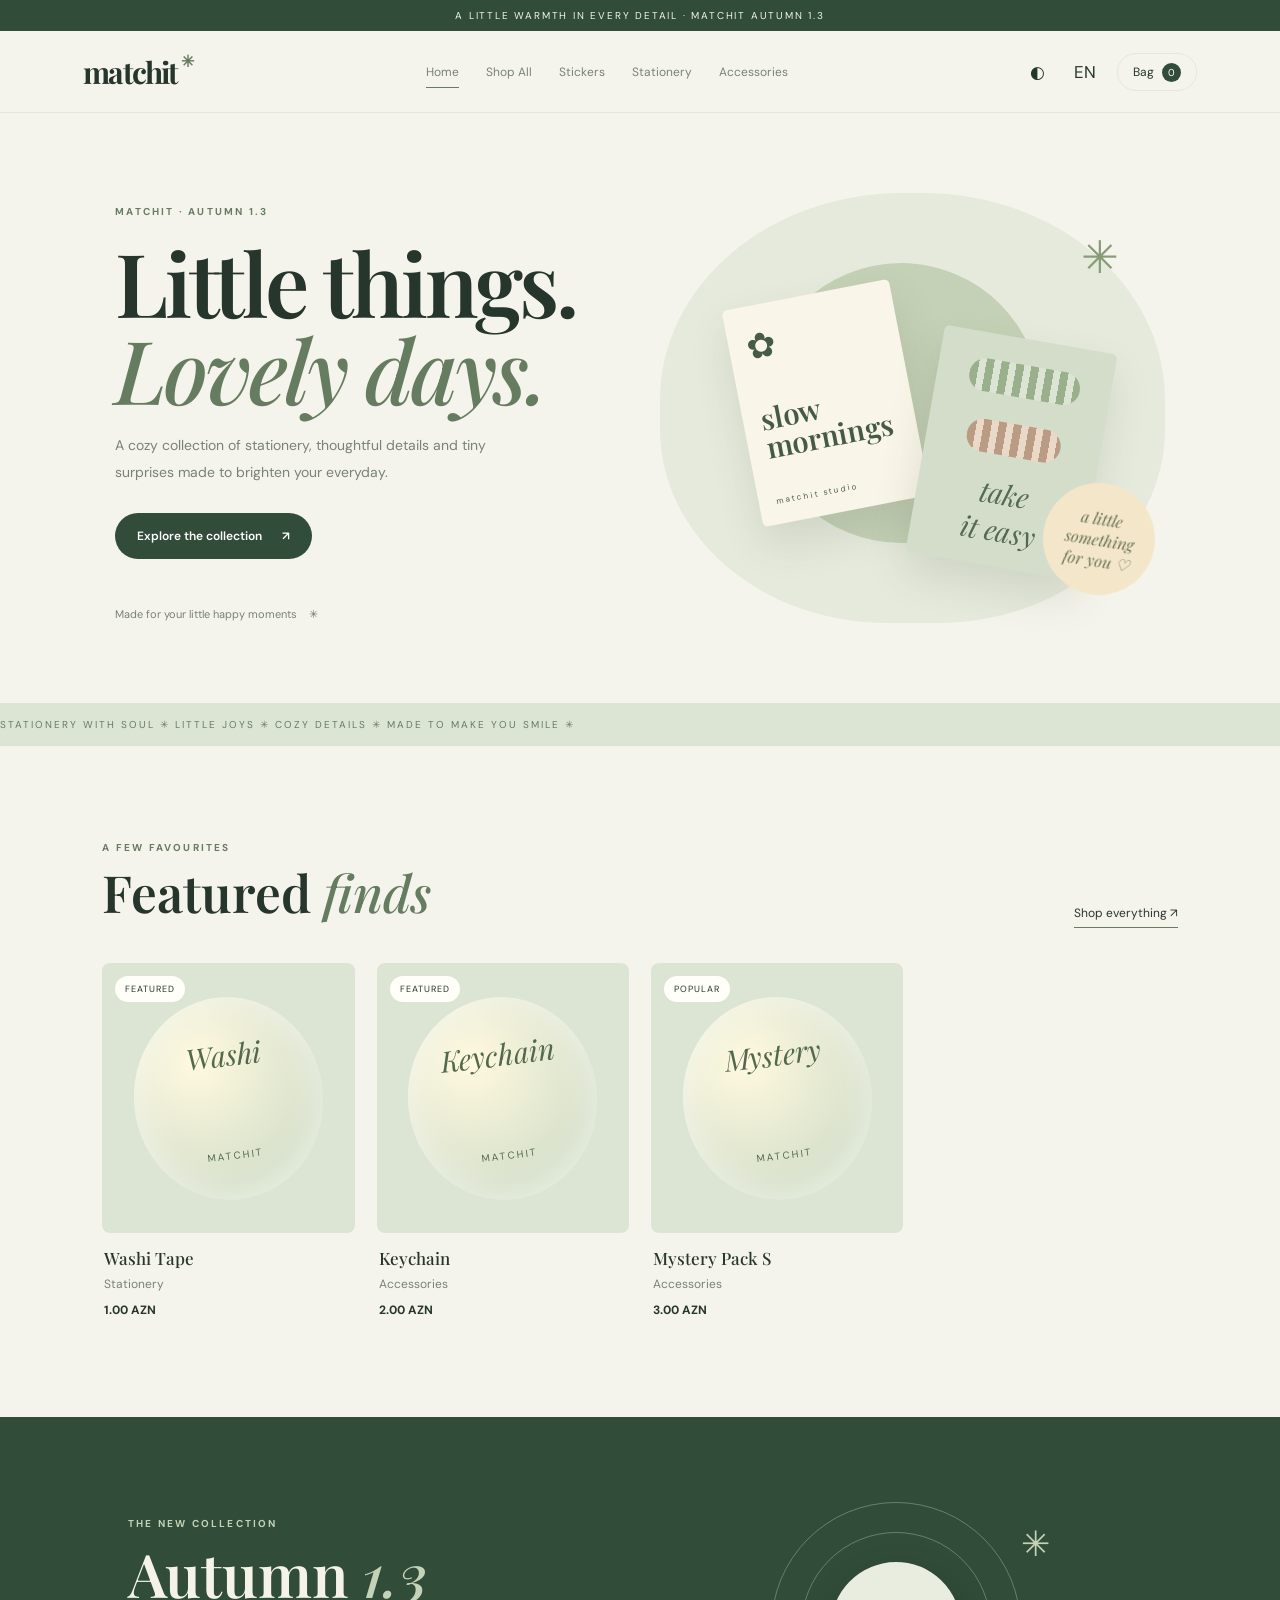
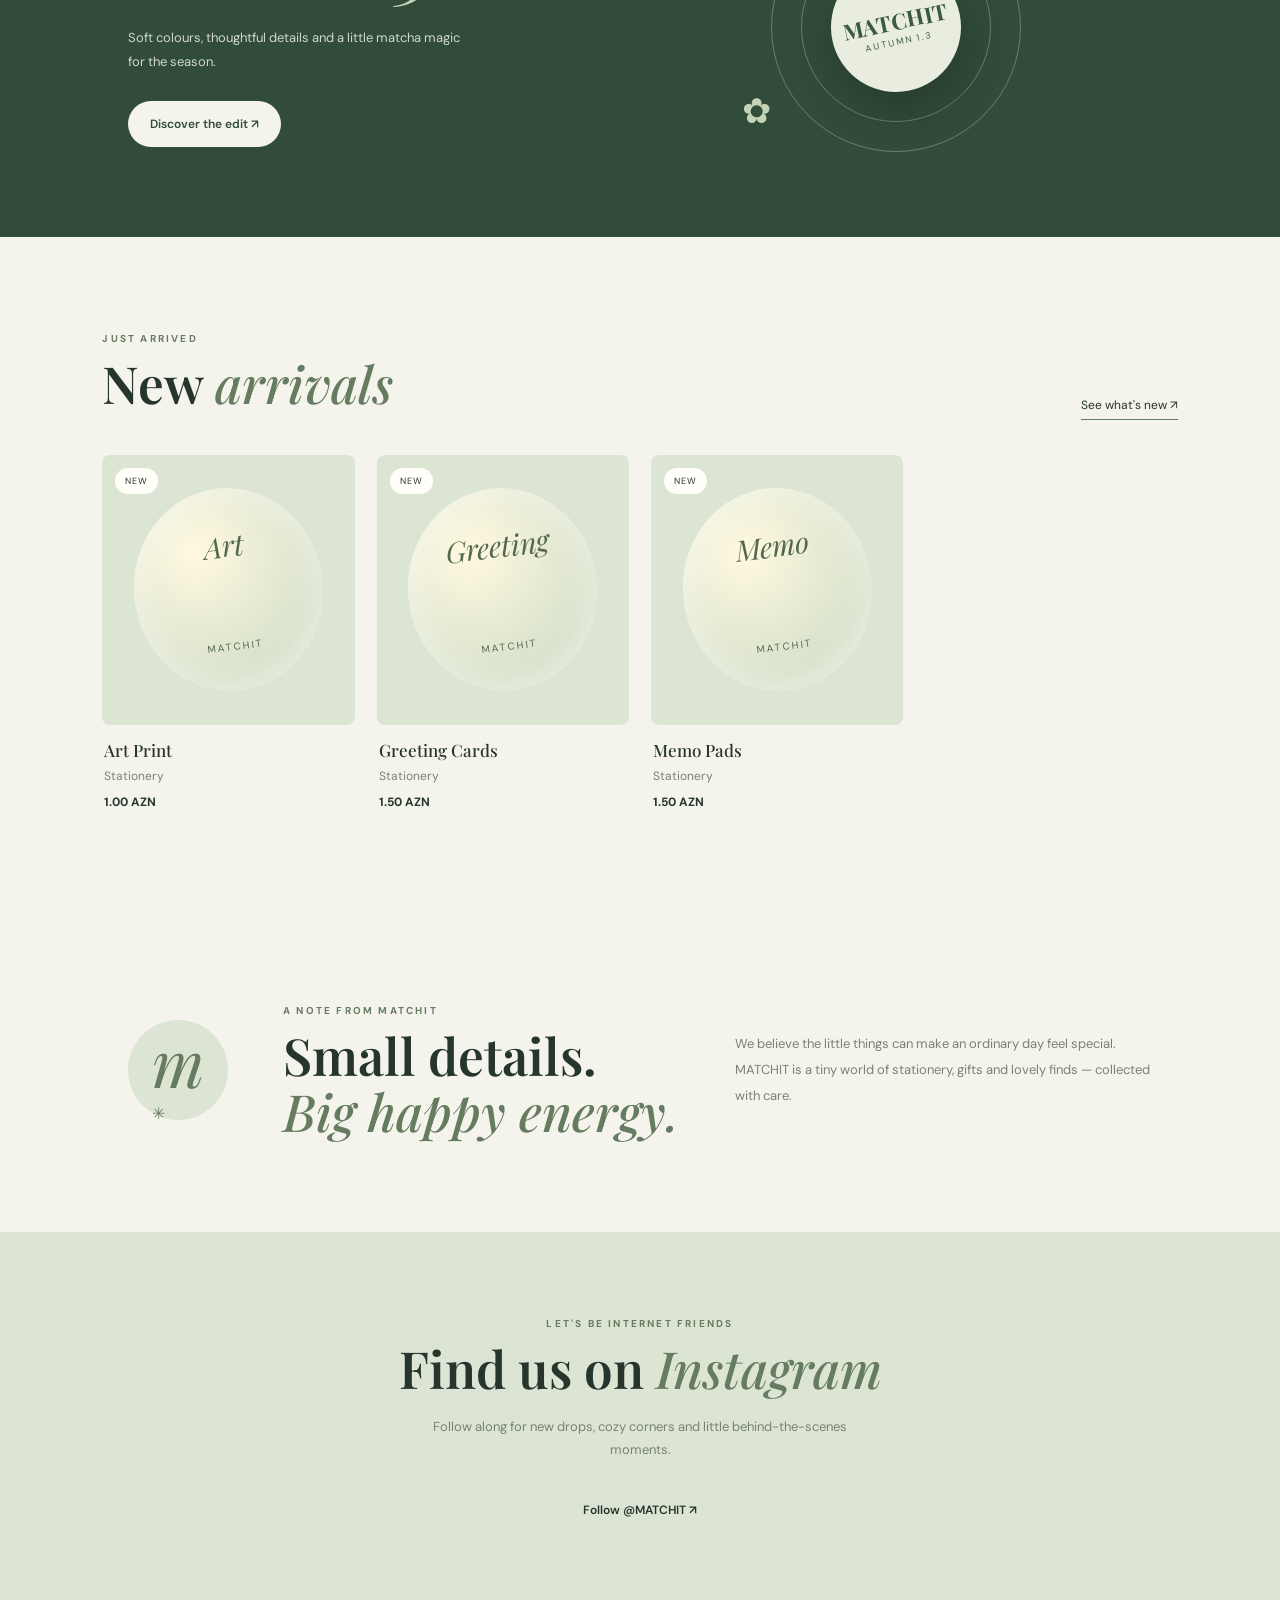
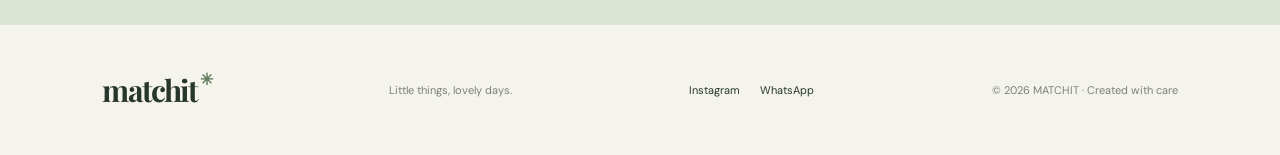
<file: index.html>
<!doctype html>
<html lang="en">
<head>
<meta charset="utf-8"><meta name="viewport" content="width=device-width,initial-scale=1">
<meta name="theme-color" content="#e9eddf"><title>MATCHIT — little things, lovely days</title>
<link rel="stylesheet" href="assets/css/style.css">
</head>
<body>
<div class="announcement">A little warmth in every detail · MATCHIT AUTUMN 1.3</div>
<header class="site-header">
  <a class="brand" href="index.html">matchit<span>✳</span></a>
  <nav><a class="active" href="index.html" data-i18n="home">Home</a><a href="shop.html" data-i18n="shop">Shop All</a><a href="category.html?cat=Stickers">Stickers</a><a href="category.html?cat=Stationery">Stationery</a><a href="category.html?cat=Accessories">Accessories</a></nav>
  <div class="header-actions"><button class="icon-btn" id="themeToggle" aria-label="Toggle theme">◐</button><button class="icon-btn" id="langToggle">EN</button><a class="cart-link" href="cart.html">Bag <span id="cartCount">0</span></a><button class="menu-btn" id="menuBtn">☰</button></div>
</header>
<main>
<section class="hero">
 <div class="hero-copy reveal"><p class="eyebrow">MATCHIT · AUTUMN 1.3</p><h1>Little things.<br><em>Lovely days.</em></h1><p class="hero-text">A cozy collection of stationery, thoughtful details and tiny surprises made to brighten your everyday.</p><a class="btn btn-dark" href="shop.html">Explore the collection <span>↗</span></a><div class="hero-note">Made for your little happy moments <span>✳</span></div></div>
 <div class="hero-art reveal"><div class="sun"></div><div class="art-card card-one"><span>✿</span><b>slow<br>mornings</b><small>matchit studio</small></div><div class="art-card card-two"><div class="tape"></div><div class="tape t2"></div><div class="scribble">take<br>it easy</div></div><div class="art-sticker">a little<br>something<br>for you ♡</div><div class="floating-leaf">✳</div></div>
</section>
<section class="ticker"><div>STATIONERY WITH SOUL ✳ LITTLE JOYS ✳ COZY DETAILS ✳ MADE TO MAKE YOU SMILE ✳ &nbsp;</div></section>
<section class="section"><div class="section-head"><div><p class="eyebrow">A FEW FAVOURITES</p><h2>Featured <em>finds</em></h2></div><a class="text-link" href="shop.html">Shop everything ↗</a></div><div class="product-grid" id="featuredGrid"></div></section>
<section class="collection-band"><div class="collection-copy"><p class="eyebrow">THE NEW COLLECTION</p><h2>Autumn <em>1.3</em></h2><p>Soft colours, thoughtful details and a little matcha magic for the season.</p><a class="btn btn-light" href="shop.html">Discover the edit ↗</a></div><div class="collection-graphic"><div class="orbit o1"></div><div class="orbit o2"></div><div class="collection-stamp">MATCHIT<br><small>AUTUMN 1.3</small></div><span class="star s1">✳</span><span class="star s2">✿</span></div></section>
<section class="section"><div class="section-head"><div><p class="eyebrow">JUST ARRIVED</p><h2>New <em>arrivals</em></h2></div><a class="text-link" href="shop.html">See what's new ↗</a></div><div class="product-grid" id="newGrid"></div></section>
<section class="about-strip"><div class="about-mark">m<span>✳</span></div><div><p class="eyebrow">A NOTE FROM MATCHIT</p><h2>Small details.<br><em>Big happy energy.</em></h2></div><p>We believe the little things can make an ordinary day feel special. MATCHIT is a tiny world of stationery, gifts and lovely finds — collected with care.</p></section>
<section class="instagram"><p class="eyebrow">LET'S BE INTERNET FRIENDS</p><h2>Find us on <em>Instagram</em></h2><p>Follow along for new drops, cozy corners and little behind-the-scenes moments.</p><a class="btn btn-outline" id="instagramLink" href="#" target="_blank" rel="noopener">Follow @MATCHIT ↗</a></section>
</main>
<footer class="footer"><a class="brand" href="index.html">matchit<span>✳</span></a><p>Little things, lovely days.</p><div><a id="footerInstagram" href="#" target="_blank">Instagram</a><a id="footerWhatsapp" href="#" target="_blank">WhatsApp</a></div><small>© <span id="year"></span> MATCHIT · Created with care</small></footer>
<script src="assets/js/app.js"></script>
</body></html>
</file>
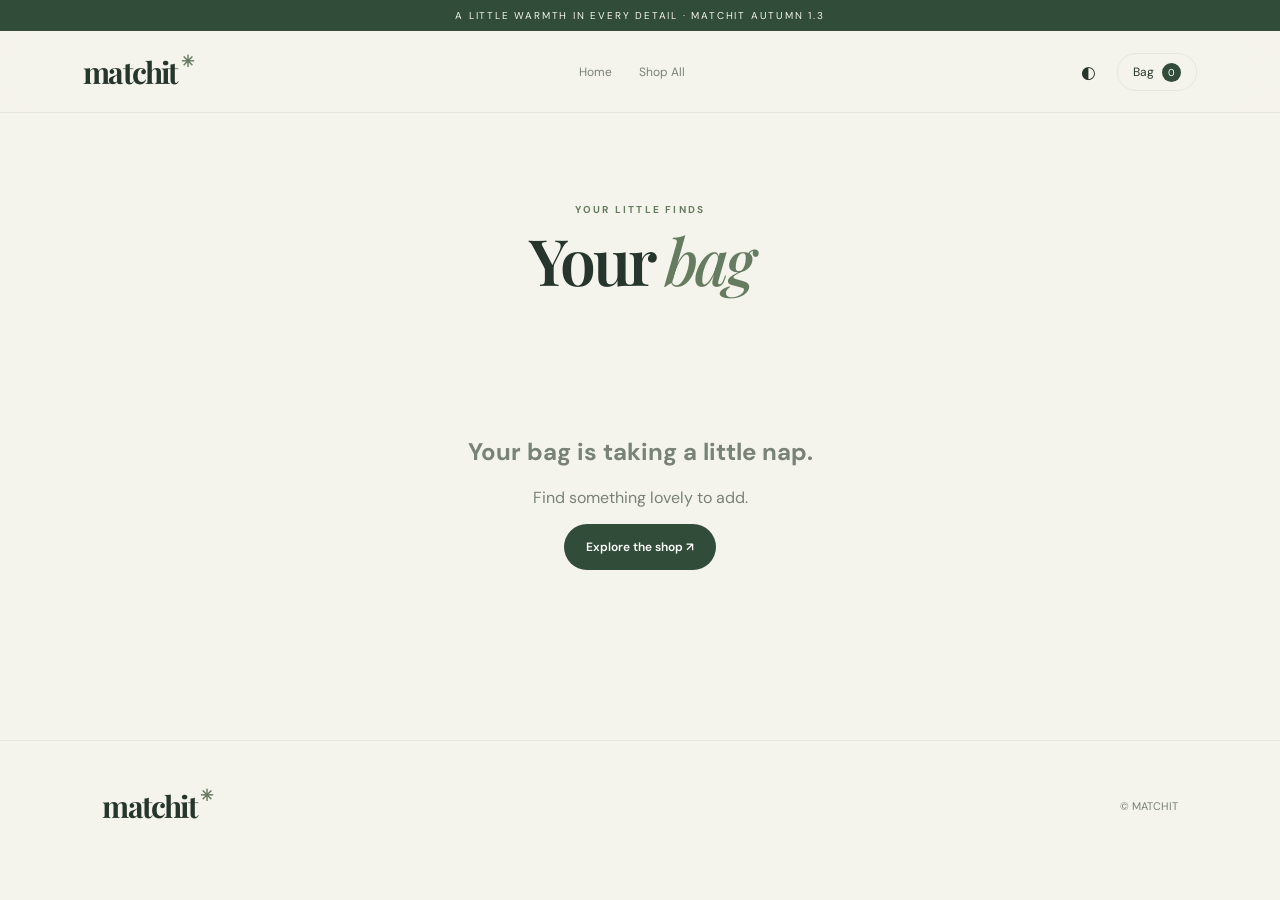
<file: cart.html>
<!doctype html><html lang="en"><head><meta charset="utf-8"><meta name="viewport" content="width=device-width,initial-scale=1"><title>Your Bag — MATCHIT</title><link rel="stylesheet" href="assets/css/style.css"></head><body><div class="announcement">A little warmth in every detail · MATCHIT AUTUMN 1.3</div><header class="site-header"><a class="brand" href="index.html">matchit<span>✳</span></a><nav><a href="index.html">Home</a><a href="shop.html">Shop All</a></nav><div class="header-actions"><button class="icon-btn" id="themeToggle">◐</button><a class="cart-link active" href="cart.html">Bag <span id="cartCount">0</span></a></div></header><main class="page-wrap narrow"><div class="page-title"><p class="eyebrow">YOUR LITTLE FINDS</p><h1>Your <em>bag</em></h1></div><div id="cartContent"></div></main><footer class="footer"><a class="brand" href="index.html">matchit<span>✳</span></a><small>© MATCHIT</small></footer><script src="assets/js/app.js"></script></body></html>
</file>
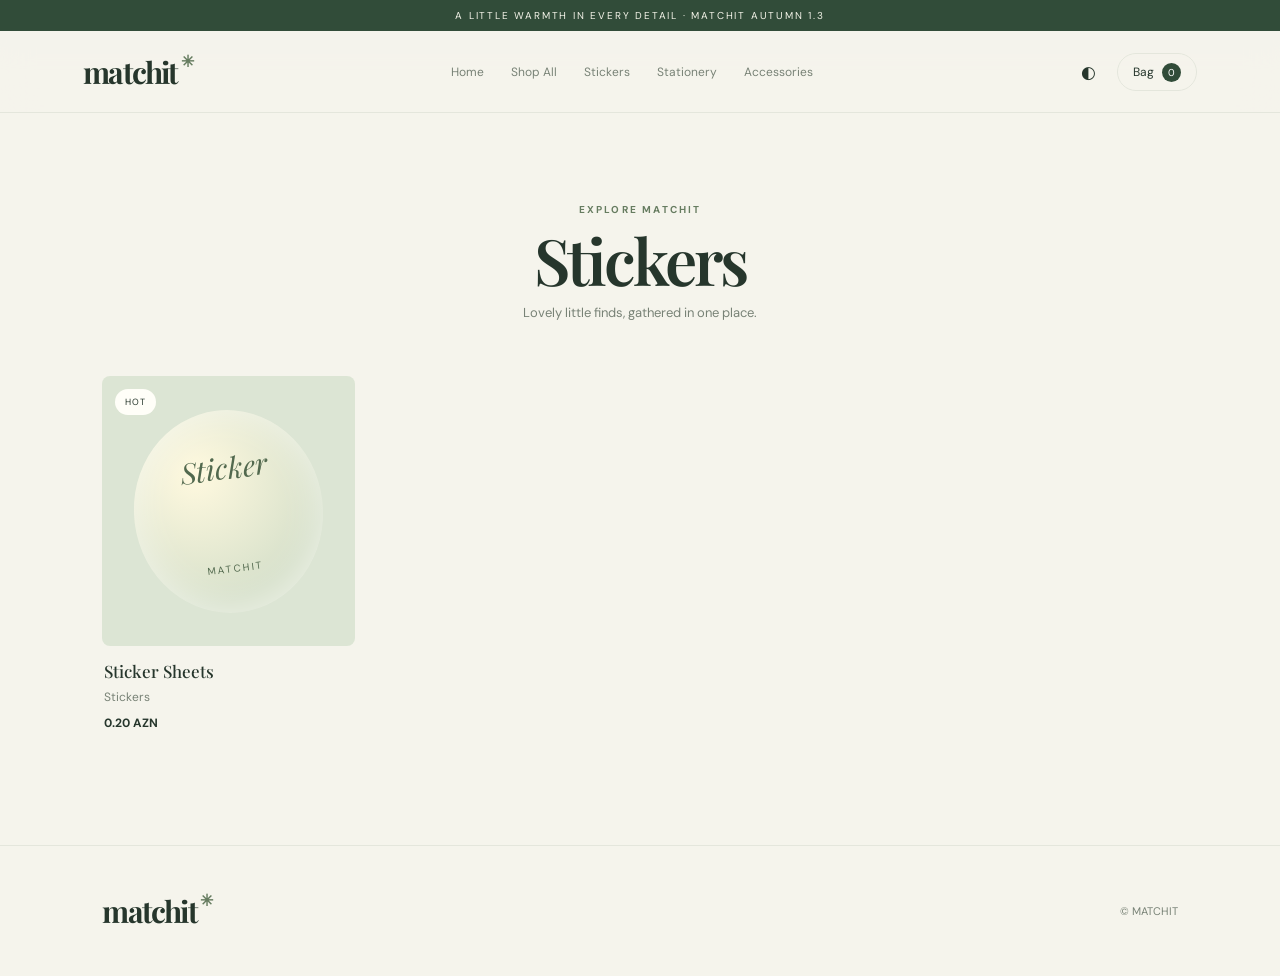
<file: category.html>
<!doctype html><html lang="en"><head><meta charset="utf-8"><meta name="viewport" content="width=device-width,initial-scale=1"><title>Category — MATCHIT</title><link rel="stylesheet" href="assets/css/style.css"></head><body><div class="announcement">A little warmth in every detail · MATCHIT AUTUMN 1.3</div><header class="site-header"><a class="brand" href="index.html">matchit<span>✳</span></a><nav><a href="index.html">Home</a><a href="shop.html">Shop All</a><a href="category.html?cat=Stickers">Stickers</a><a href="category.html?cat=Stationery">Stationery</a><a href="category.html?cat=Accessories">Accessories</a></nav><div class="header-actions"><button class="icon-btn" id="themeToggle">◐</button><a class="cart-link" href="cart.html">Bag <span id="cartCount">0</span></a></div></header><main class="page-wrap"><div class="page-title"><p class="eyebrow">EXPLORE MATCHIT</p><h1 id="categoryTitle">Category</h1><p>Lovely little finds, gathered in one place.</p></div><div class="product-grid" id="categoryGrid"></div></main><footer class="footer"><a class="brand" href="index.html">matchit<span>✳</span></a><small>© MATCHIT</small></footer><script src="assets/js/app.js"></script></body></html>
</file>
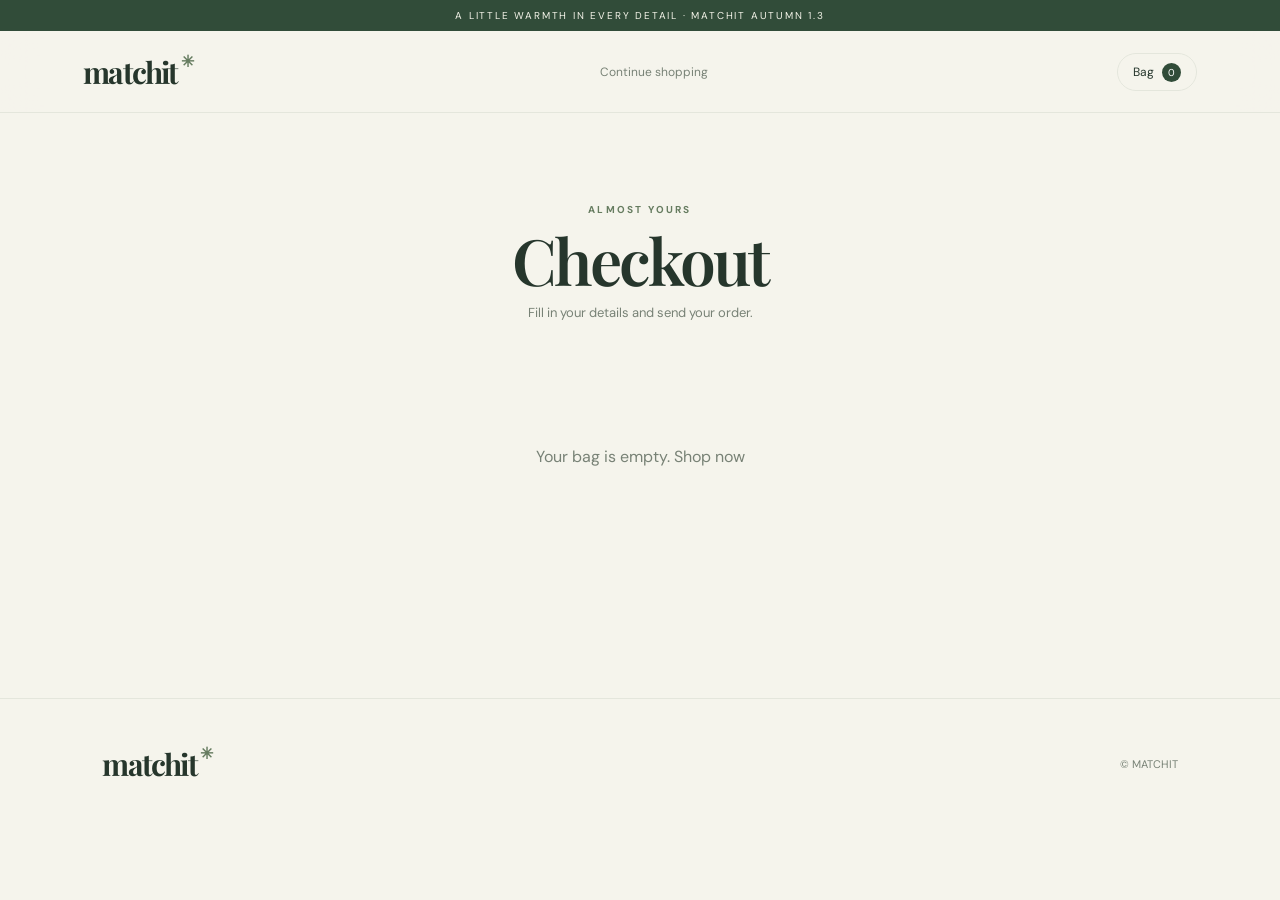
<file: checkout.html>
<!doctype html><html lang="en"><head><meta charset="utf-8"><meta name="viewport" content="width=device-width,initial-scale=1"><title>Checkout — MATCHIT</title><link rel="stylesheet" href="assets/css/style.css"></head><body><div class="announcement">A little warmth in every detail · MATCHIT AUTUMN 1.3</div><header class="site-header"><a class="brand" href="index.html">matchit<span>✳</span></a><nav><a href="shop.html">Continue shopping</a></nav><div class="header-actions"><a class="cart-link" href="cart.html">Bag <span id="cartCount">0</span></a></div></header><main class="page-wrap narrow"><div class="page-title"><p class="eyebrow">ALMOST YOURS</p><h1>Checkout</h1><p>Fill in your details and send your order.</p></div><div id="checkoutContent"></div></main><footer class="footer"><a class="brand" href="index.html">matchit<span>✳</span></a><small>© MATCHIT</small></footer><script src="assets/js/app.js"></script></body></html>
</file>
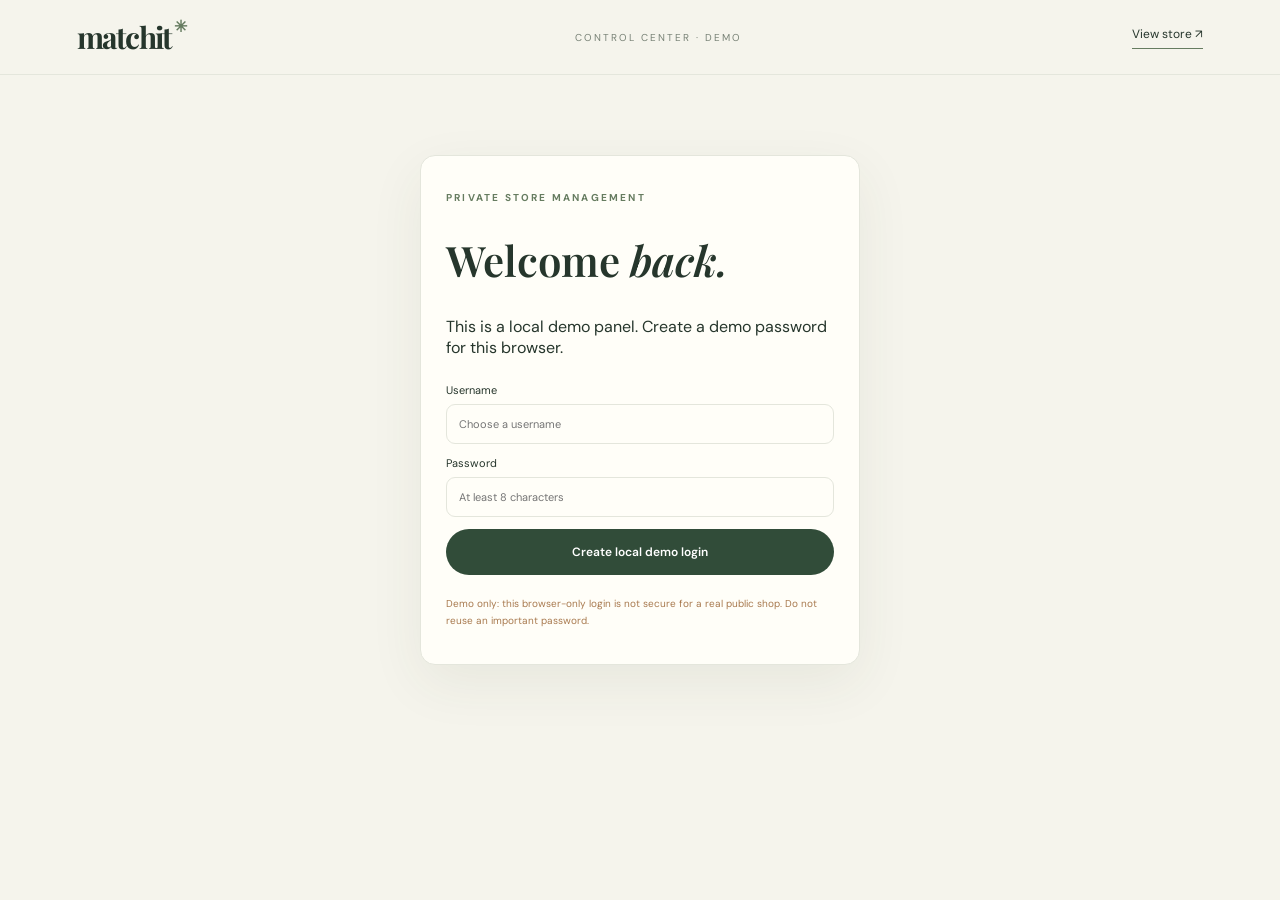
<file: control-center.html>
<!doctype html><html lang="en"><head><meta charset="utf-8"><meta name="viewport" content="width=device-width,initial-scale=1"><title>Control Center — MATCHIT</title><link rel="stylesheet" href="assets/css/style.css"></head><body class="admin-body"><div class="admin-top"><a class="brand" href="index.html">matchit<span>✳</span></a><span>CONTROL CENTER · DEMO</span><a href="index.html" class="text-link">View store ↗</a></div><main class="admin-wrap"><div id="adminLogin" class="login-card"><p class="eyebrow">PRIVATE STORE MANAGEMENT</p><h1>Welcome <em>back.</em></h1><p>This is a local demo panel. Create a demo password for this browser.</p><form id="setupForm"><label>Username<input id="adminUser" required placeholder="Choose a username"></label><label>Password<input id="adminPass" type="password" minlength="8" required placeholder="At least 8 characters"></label><button class="btn btn-dark full">Create local demo login</button></form><p class="tiny-warning">Demo only: this browser-only login is not secure for a real public shop. Do not reuse an important password.</p></div><div id="adminApp" hidden><div class="admin-heading"><div><p class="eyebrow">MATCHIT MANAGEMENT</p><h1>Control <em>Center</em></h1></div><button class="btn btn-outline" id="logoutBtn">Log out</button></div><div class="admin-tabs"><button class="tab active" data-tab="products">Products</button><button class="tab" data-tab="categories">Categories</button><button class="tab" data-tab="orders">Orders</button><button class="tab" data-tab="media">Media Library</button><button class="tab" data-tab="settings">Store Settings</button></div><section id="tab-products" class="admin-panel"><div class="panel-head"><div><h2>Products</h2><p>Manage your MATCHIT collection.</p></div><button class="btn btn-dark" id="addProductBtn">＋ Add Product</button></div><div id="adminProductList"></div><div id="productEditor" class="editor" hidden></div></section><section id="tab-categories" class="admin-panel" hidden><div class="panel-head"><div><h2>Categories</h2><p>Add, rename or remove shop categories.</p></div><button class="btn btn-dark" id="addCategoryBtn">＋ Add Category</button></div><div id="categoryAdminList"></div></section><section id="tab-orders" class="admin-panel" hidden><h2>Orders</h2><p>Orders created in this demo browser appear here.</p><div id="adminOrders"></div></section><section id="tab-media" class="admin-panel" hidden><h2>Media Library</h2><p>Upload images to use in your products in this browser demo.</p><label class="upload-zone">＋ Choose or drop images<input id="mediaUpload" type="file" accept="image/*" multiple hidden></label><div id="mediaGrid" class="media-grid"></div></section><section id="tab-settings" class="admin-panel" hidden><h2>Store Settings</h2><form id="settingsForm" class="settings-form"><label>WhatsApp number (international format)<input id="setWhatsapp" placeholder="994XXXXXXXXX"></label><label>Instagram profile URL<input id="setInstagram" placeholder="https://instagram.com/yourshop"></label><label>Store announcement<input id="setAnnouncement" placeholder="A little warmth in every detail"></label><button class="btn btn-dark">Save settings</button></form><div class="backup-row"><button class="btn btn-outline" id="exportData">Export backup JSON</button><label class="btn btn-outline">Import backup<input type="file" id="importData" accept=".json" hidden></label></div></section></div></main><script src="assets/js/app.js"></script></body></html>
</file>
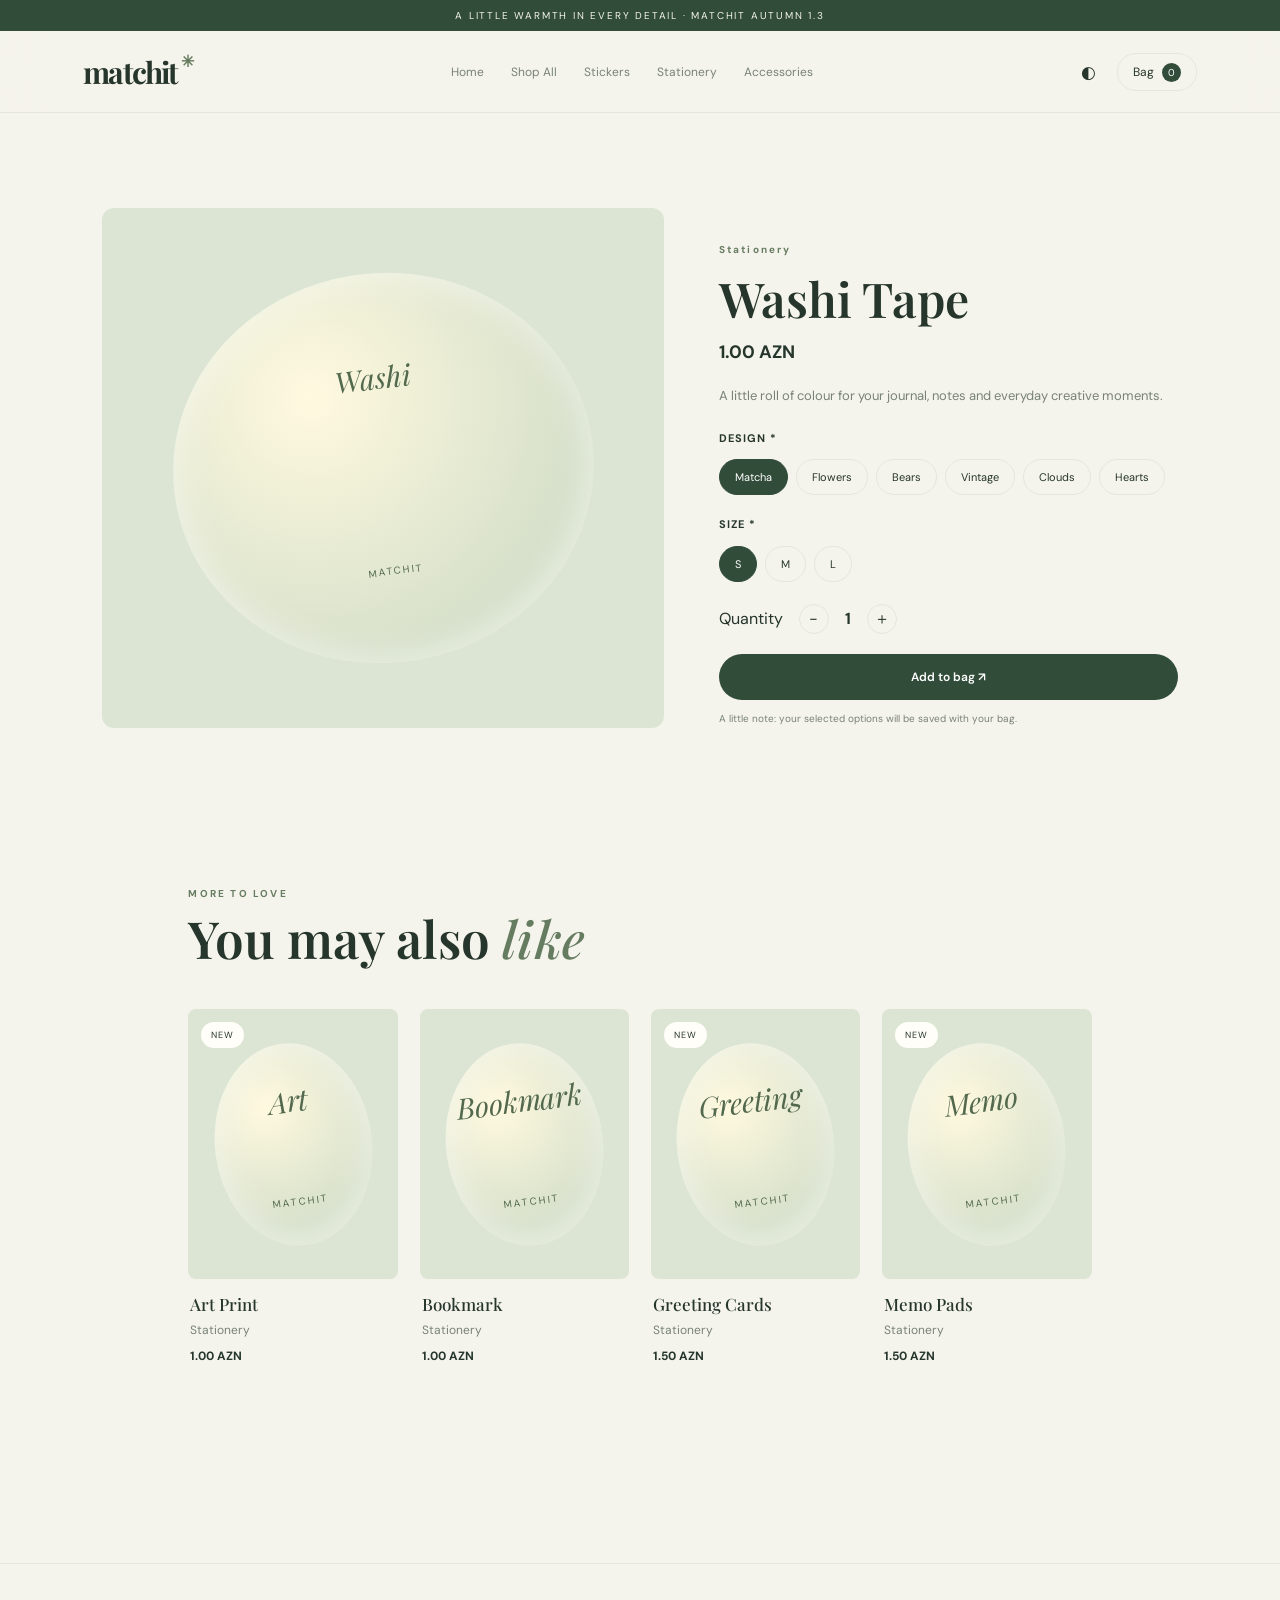
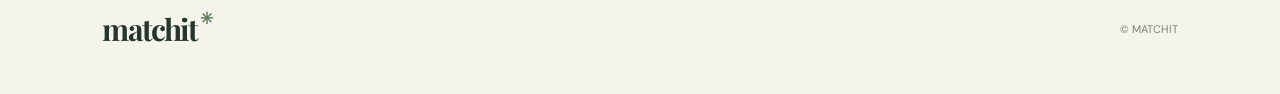
<file: product.html>
<!doctype html><html lang="en"><head><meta charset="utf-8"><meta name="viewport" content="width=device-width,initial-scale=1"><title>Product — MATCHIT</title><link rel="stylesheet" href="assets/css/style.css"></head><body><div class="announcement">A little warmth in every detail · MATCHIT AUTUMN 1.3</div><header class="site-header"><a class="brand" href="index.html">matchit<span>✳</span></a><nav><a href="index.html">Home</a><a href="shop.html">Shop All</a><a href="category.html?cat=Stickers">Stickers</a><a href="category.html?cat=Stationery">Stationery</a><a href="category.html?cat=Accessories">Accessories</a></nav><div class="header-actions"><button class="icon-btn" id="themeToggle">◐</button><a class="cart-link" href="cart.html">Bag <span id="cartCount">0</span></a></div></header><main class="page-wrap"><div id="productDetail" class="product-detail"></div><section class="section"><div class="section-head"><div><p class="eyebrow">MORE TO LOVE</p><h2>You may also <em>like</em></h2></div></div><div class="product-grid" id="relatedGrid"></div></section></main><footer class="footer"><a class="brand" href="index.html">matchit<span>✳</span></a><small>© MATCHIT</small></footer><script src="assets/js/app.js"></script></body></html>
</file>
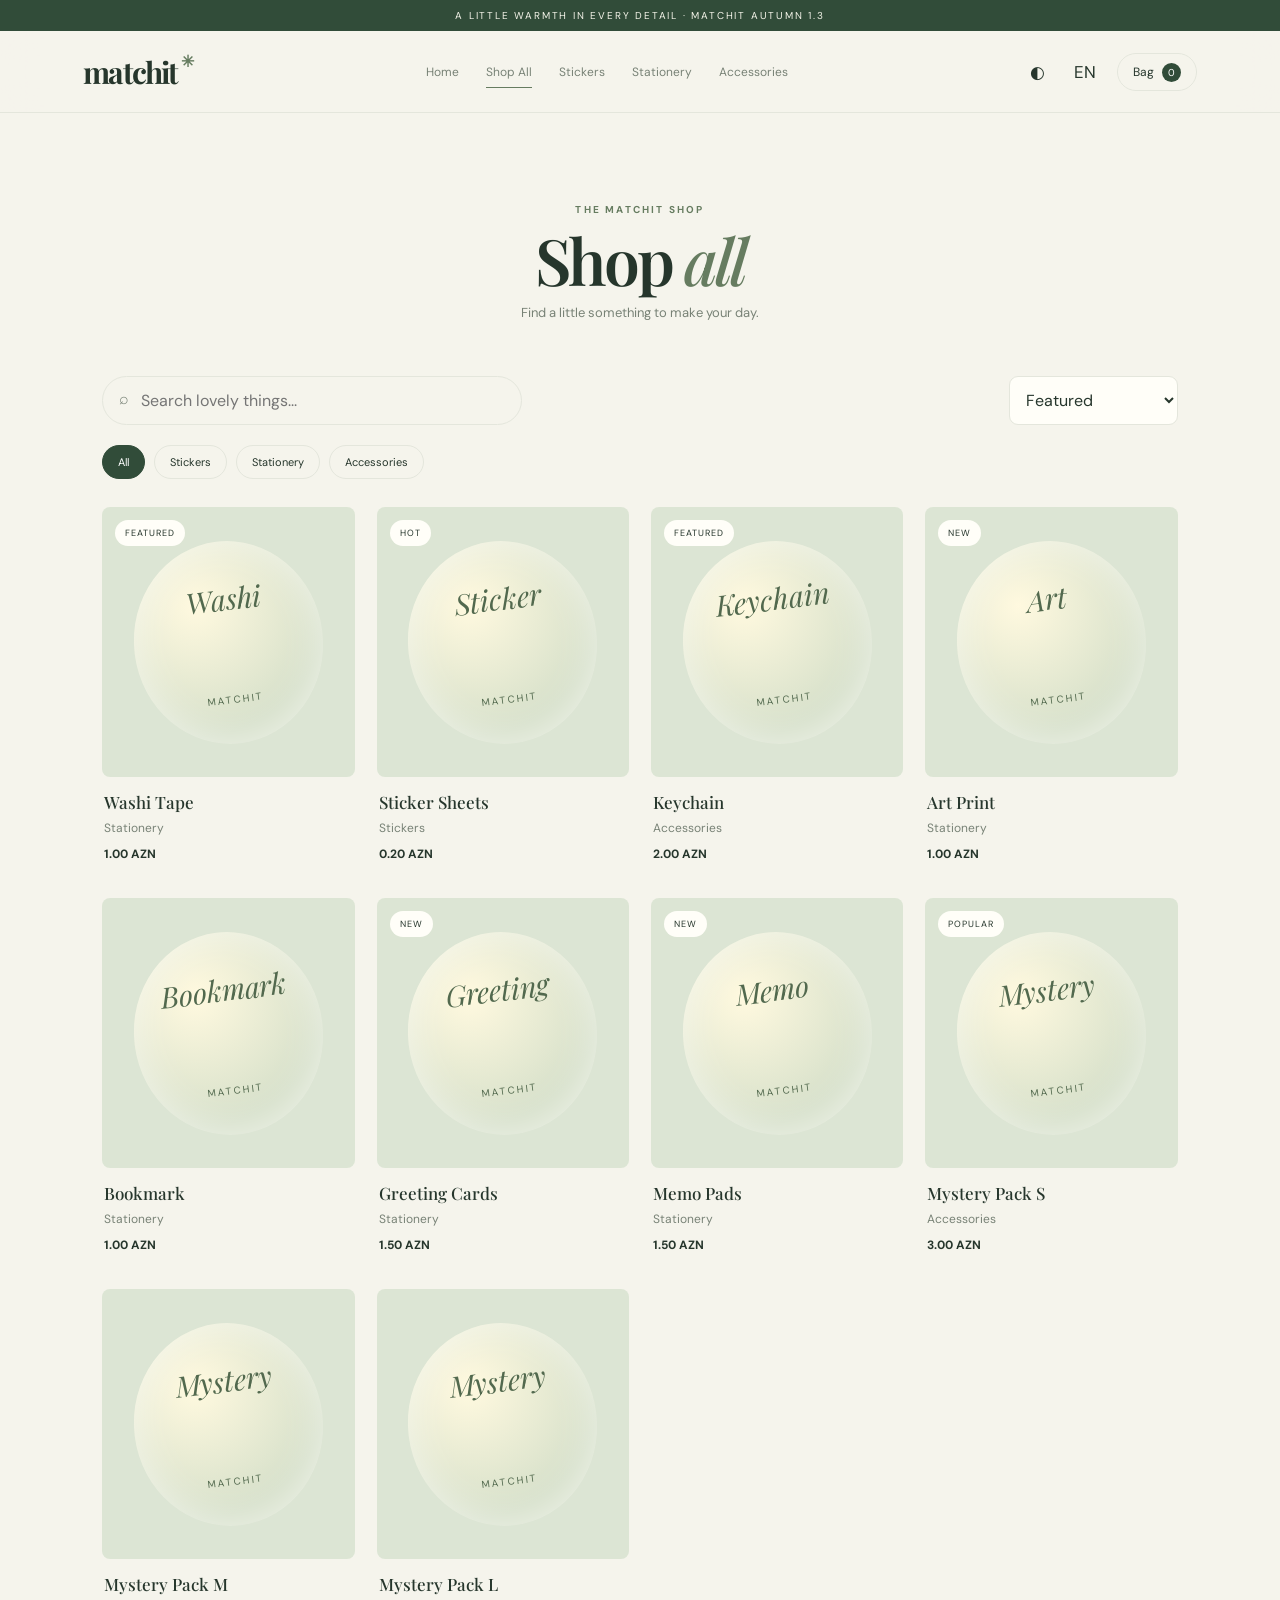
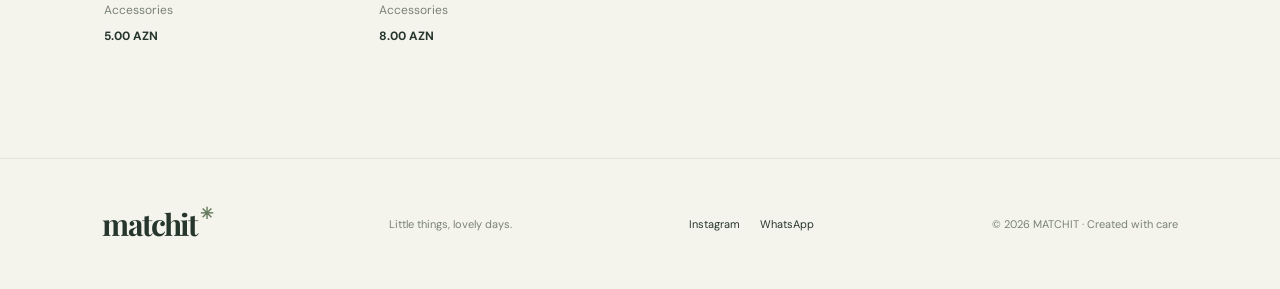
<file: shop.html>
<!doctype html><html lang="en"><head><meta charset="utf-8"><meta name="viewport" content="width=device-width,initial-scale=1"><title>Shop All — MATCHIT</title><link rel="stylesheet" href="assets/css/style.css"></head><body>
<div class="announcement">A little warmth in every detail · MATCHIT AUTUMN 1.3</div><header class="site-header"><a class="brand" href="index.html">matchit<span>✳</span></a><nav><a href="index.html">Home</a><a class="active" href="shop.html">Shop All</a><a href="category.html?cat=Stickers">Stickers</a><a href="category.html?cat=Stationery">Stationery</a><a href="category.html?cat=Accessories">Accessories</a></nav><div class="header-actions"><button class="icon-btn" id="themeToggle">◐</button><button class="icon-btn" id="langToggle">EN</button><a class="cart-link" href="cart.html">Bag <span id="cartCount">0</span></a><button class="menu-btn" id="menuBtn">☰</button></div></header>
<main class="page-wrap"><div class="page-title"><p class="eyebrow">THE MATCHIT SHOP</p><h1>Shop <em>all</em></h1><p>Find a little something to make your day.</p></div><div class="shop-toolbar"><label class="searchbox">⌕ <input id="searchInput" placeholder="Search lovely things..."></label><select id="sortSelect"><option value="featured">Featured</option><option value="low">Price: low to high</option><option value="high">Price: high to low</option><option value="az">Name: A–Z</option></select></div><div class="category-pills" id="categoryPills"></div><div class="product-grid" id="shopGrid"></div></main>
<footer class="footer"><a class="brand" href="index.html">matchit<span>✳</span></a><p>Little things, lovely days.</p><div><a id="footerInstagram" href="#">Instagram</a><a id="footerWhatsapp" href="#">WhatsApp</a></div><small>© <span id="year"></span> MATCHIT · Created with care</small></footer><script src="assets/js/app.js"></script></body></html>
</file>
<file: assets/css/style.css>
@import url('https://fonts.googleapis.com/css2?family=DM+Sans:wght@400;500;600;700&family=Playfair+Display:ital,wght@0,500;0,600;0,700;1,500;1,600&display=swap');
:root{--bg:#f5f4ec;--paper:#fffef8;--ink:#26362c;--muted:#788276;--sage:#dce5d4;--green:#667c60;--deep:#314c39;--line:#e4e6dc;--accent:#b6c6a8;--shadow:0 18px 55px #32452c12}*{box-sizing:border-box}html{scroll-behavior:smooth}body{margin:0;background:var(--bg);color:var(--ink);font-family:'DM Sans',sans-serif;transition:background .45s,color .45s}body.dark{--bg:#18231d;--paper:#223128;--ink:#edf1e8;--muted:#aab6a7;--sage:#2c3d31;--green:#b4c6a6;--deep:#dce8d4;--line:#34483a;--accent:#637b61;--shadow:0 18px 55px #0003}a{color:inherit;text-decoration:none}button,input,select,textarea{font:inherit}button{cursor:pointer}.announcement{text-align:center;padding:9px;background:var(--deep);color:#f4f4e9;font-size:10px;letter-spacing:1.8px;text-transform:uppercase}.site-header{height:82px;padding:0 6.5%;display:flex;align-items:center;justify-content:space-between;border-bottom:1px solid var(--line);position:sticky;top:0;background:color-mix(in srgb,var(--bg) 92%,transparent);backdrop-filter:blur(18px);z-index:20}.brand{font-family:'Playfair Display',serif;font-size:30px;font-weight:700;letter-spacing:-1.8px}.brand span{font-family:sans-serif;color:var(--green);font-size:16px;vertical-align:top;margin-left:3px}.site-header nav{display:flex;gap:27px;font-size:12px;color:var(--muted)}.site-header nav a{position:relative;padding:8px 0}.site-header nav a:after{content:"";height:1px;width:0;background:var(--green);position:absolute;bottom:0;left:0;transition:width .3s}.site-header nav a:hover:after,.site-header nav a.active:after{width:100%}.header-actions{display:flex;align-items:center;gap:13px}.icon-btn,.menu-btn{border:0;background:transparent;color:var(--ink);font-size:17px;padding:8px}.cart-link{font-size:12px;border:1px solid var(--line);padding:10px 15px;border-radius:30px}.cart-link span{background:var(--deep);color:white;border-radius:50%;padding:3px 6px;margin-left:5px;font-size:10px}.menu-btn{display:none}.hero{min-height:590px;padding:70px 9%;display:grid;grid-template-columns:1fr 1fr;align-items:center;gap:40px;overflow:hidden}.eyebrow{font-size:10px;letter-spacing:2.2px;color:var(--green);font-weight:700}.hero h1,.page-title h1{font:600 clamp(55px,7vw,88px)/.99 'Playfair Display',serif;letter-spacing:-3px;margin:20px 0}.hero h1 em,.page-title h1 em,h2 em{color:var(--green);font-weight:500}.hero-text{max-width:390px;line-height:1.9;color:var(--muted);font-size:14px;margin-bottom:28px}.btn{display:inline-flex;align-items:center;justify-content:center;gap:20px;border:0;border-radius:30px;padding:15px 22px;font-size:12px;font-weight:600;transition:transform .3s,box-shadow .3s,background .3s}.btn:hover{transform:translateY(-3px);box-shadow:0 12px 25px #263b2b20}.btn-dark{background:var(--deep);color:#fff}.btn-light{background:#f5f4ec;color:#314c39}.btn-outline{border:1px solid var(--line);background:transparent;color:var(--ink)}.full{width:100%}.hero-note{margin-top:48px;color:var(--muted);font-size:11px}.hero-note span{color:var(--green);margin-left:9px}.hero-art{height:430px;position:relative;background:#e5eadc;border-radius:48% 48% 45% 45%;display:flex;align-items:center;justify-content:center;transform:rotate(2deg)}.sun{position:absolute;width:280px;height:280px;border-radius:50%;background:#c5d1b6;top:70px;left:20%}.art-card{position:absolute;background:#f9f5e8;box-shadow:0 20px 40px #42563a22;border-radius:5px;display:flex;flex-direction:column;justify-content:space-between;padding:18px;color:#455b43}.card-one{width:170px;height:220px;left:16%;top:100px;transform:rotate(-11deg)}.card-one span{font-size:35px}.card-one b{font:600 29px/1 'Playfair Display',serif}.card-one small{font-size:8px;letter-spacing:2px}.card-two{width:175px;height:230px;right:13%;top:145px;transform:rotate(10deg);background:#d4ddc9}.tape{width:112px;height:33px;border-radius:20px;background:repeating-linear-gradient(90deg,#9aaf8b 0 8px,#dce5d4 8px 15px);margin:8px auto}.t2{background:repeating-linear-gradient(90deg,#b99c83 0 8px,#e9d9c6 8px 15px);width:95px}.scribble{font:italic 28px 'Playfair Display';text-align:center;color:#536b50}.art-sticker{position:absolute;right:2%;bottom:28px;background:#f4e6c9;border-radius:50%;width:112px;height:112px;display:grid;place-content:center;text-align:center;font:italic 16px 'Playfair Display';transform:rotate(9deg);color:#6a7356}.floating-leaf{position:absolute;right:9%;top:35px;font-size:45px;color:#879b76;animation:float 5s ease-in-out infinite}.ticker{overflow:hidden;background:var(--sage);padding:15px 0;color:var(--green);font-size:10px;letter-spacing:2px;white-space:nowrap}.ticker div{display:inline-block;animation:marquee 28s linear infinite}.section{padding:85px 8%}.section-head{display:flex;align-items:end;justify-content:space-between;margin-bottom:35px}.section h2,.collection-copy h2,.about-strip h2,.instagram h2{font:600 clamp(36px,4vw,52px)/1.1 'Playfair Display',serif;margin:8px 0}.text-link{font-size:12px;border-bottom:1px solid var(--green);padding-bottom:6px}.product-grid{display:grid;grid-template-columns:repeat(4,1fr);gap:22px}.product-card{min-width:0;animation:rise .7s both}.product-image{height:270px;border-radius:8px;background:var(--sage);position:relative;overflow:hidden;display:grid;place-items:center;cursor:pointer}.product-image img{width:100%;height:100%;object-fit:cover;transition:transform .7s cubic-bezier(.2,.8,.2,1)}.product-card:hover .product-image img{transform:scale(1.07)}.product-art{width:75%;height:75%;display:grid;place-items:center;border-radius:50%;background:radial-gradient(circle at 35% 30%,#fff9df,#d6e0ca 70%);font:italic 29px 'Playfair Display';color:#52694e;transform:rotate(-7deg);box-shadow:inset 0 0 40px #fff9}.product-badge{position:absolute;top:13px;left:13px;background:var(--paper);padding:7px 10px;border-radius:20px;font-size:9px;letter-spacing:1px;text-transform:uppercase}.product-info{padding:14px 2px}.product-info h3{font:500 17px 'Playfair Display';margin:0 0 7px}.product-info p{font-size:12px;color:var(--muted);margin:0}.product-price{font-size:12px;font-weight:700;margin-top:10px}.collection-band{background:var(--deep);color:#f5f3e8;padding:70px 10%;display:grid;grid-template-columns:1fr 1fr;align-items:center;min-height:370px;overflow:hidden}.collection-copy .eyebrow{color:#c4d2b7}.collection-copy h2{font-size:60px}.collection-copy h2 em{color:#c4d2b7}.collection-copy p:not(.eyebrow){color:#d1d8cb;max-width:350px;line-height:1.8;font-size:13px;margin:20px 0 28px}.collection-graphic{height:280px;position:relative;display:grid;place-items:center}.orbit{position:absolute;border:1px solid #a9bd9b77;border-radius:50%;width:250px;height:250px}.o2{width:190px;height:190px}.collection-stamp{width:130px;height:130px;border-radius:50%;background:#e9eddf;color:#3c5a40;display:grid;place-content:center;text-align:center;font:700 22px 'Playfair Display';transform:rotate(-12deg);box-shadow:0 20px 40px #0003}.collection-stamp small{font:9px 'DM Sans';letter-spacing:2px}.star{position:absolute;color:#c4d2b7;font-size:35px}.s1{top:12%;right:20%}.s2{bottom:12%;left:20%}.about-strip{padding:85px 10%;display:grid;grid-template-columns:120px 1fr 1fr;gap:35px;align-items:center}.about-mark{width:100px;height:100px;border-radius:50%;background:var(--sage);display:grid;place-content:center;font:italic 65px 'Playfair Display';color:var(--green)}.about-mark span{font:16px sans-serif}.about-strip p:last-child{color:var(--muted);font-size:13px;line-height:2}.instagram{text-align:center;padding:75px 20px 90px;background:var(--sage)}.instagram p:not(.eyebrow){font-size:13px;color:var(--muted);margin:18px auto 25px;max-width:430px;line-height:1.8}.footer{padding:45px 8%;display:flex;align-items:center;justify-content:space-between;gap:20px;border-top:1px solid var(--line)}.footer p,.footer small{color:var(--muted);font-size:11px}.footer div{display:flex;gap:20px;font-size:11px}.page-wrap{padding:65px 8% 100px;min-height:65vh}.page-wrap.narrow{max-width:900px;margin:auto}.page-title{text-align:center;margin:25px 0 55px}.page-title h1{font-size:64px;margin:12px}.page-title p:last-child{color:var(--muted);font-size:13px}.shop-toolbar{display:flex;justify-content:space-between;gap:15px;margin-bottom:20px}.searchbox{border:1px solid var(--line);border-radius:30px;padding:11px 16px;display:flex;gap:10px;flex:1;max-width:420px;color:var(--muted)}.searchbox input{border:0;background:transparent;outline:0;color:var(--ink);width:100%}select,input,textarea{color:var(--ink)}.shop-toolbar select,.field input,.field textarea,.field select,.settings-form input,.login-card input,.editor input,.editor textarea,.editor select{background:var(--paper);border:1px solid var(--line);border-radius:9px;padding:12px;color:var(--ink);outline:none}.category-pills{display:flex;gap:9px;flex-wrap:wrap;margin:18px 0 28px}.pill{border:1px solid var(--line);padding:9px 15px;border-radius:25px;font-size:11px;background:transparent;color:var(--ink)}.pill.active{background:var(--deep);color:white;border-color:var(--deep)}.product-detail{display:grid;grid-template-columns:1.1fr .9fr;gap:55px;align-items:start;padding:30px 0}.detail-image{height:520px;background:var(--sage);border-radius:12px;display:grid;place-items:center;overflow:hidden}.detail-image img{width:100%;height:100%;object-fit:cover}.detail-copy{padding:25px 0}.detail-copy h1{font:600 48px 'Playfair Display';margin:10px 0}.detail-price{font-weight:700;font-size:18px}.detail-desc{color:var(--muted);font-size:13px;line-height:1.9;margin:20px 0}.option-group{margin:22px 0}.option-group h4{font-size:11px;letter-spacing:1px;text-transform:uppercase}.option-buttons{display:flex;gap:8px;flex-wrap:wrap}.option-btn{border:1px solid var(--line);border-radius:25px;background:transparent;color:var(--ink);padding:10px 15px;font-size:11px}.option-btn.selected{background:var(--deep);color:white;border-color:var(--deep)}.qty{display:flex;align-items:center;gap:16px;margin:20px 0}.qty button{border:1px solid var(--line);background:transparent;color:var(--ink);width:30px;height:30px;border-radius:50%}.out-stock{font-size:11px;color:#b66a55}.cart-row{display:grid;grid-template-columns:90px 1fr auto;gap:18px;align-items:center;border-bottom:1px solid var(--line);padding:18px 0}.cart-thumb{width:90px;height:90px;background:var(--sage);border-radius:8px;display:grid;place-items:center;font:italic 22px 'Playfair Display';color:var(--green)}.cart-row h3{font:18px 'Playfair Display';margin:0 0 6px}.cart-row p{font-size:11px;color:var(--muted)}.cart-summary{margin:30px 0 0 auto;max-width:350px}.summary-line{display:flex;justify-content:space-between;padding:10px 0;font-size:13px}.empty-state{text-align:center;padding:70px 20px;color:var(--muted)}.checkout-layout{display:grid;grid-template-columns:1fr 1fr;gap:30px}.form-card,.summary-card,.login-card{background:var(--paper);border:1px solid var(--line);border-radius:15px;padding:25px;box-shadow:var(--shadow)}.field,.settings-form label,.login-card label,.editor label{display:flex;flex-direction:column;gap:7px;font-size:11px;margin:12px 0}.field input,.field textarea{width:100%}.tiny{font-size:10px;color:var(--muted);line-height:1.7}.admin-body{background:var(--bg)}.admin-top{height:75px;padding:0 6%;display:flex;align-items:center;justify-content:space-between;border-bottom:1px solid var(--line)}.admin-top>span{font-size:10px;letter-spacing:2px;color:var(--muted)}.admin-wrap{max-width:1100px;margin:45px auto;padding:0 25px 90px}.login-card{max-width:440px;margin:80px auto}.login-card h1,.admin-heading h1{font:600 42px 'Playfair Display'}.login-card form{margin-top:25px}.tiny-warning{font-size:10px;color:#a8794e;line-height:1.7;margin-top:20px}.admin-heading{display:flex;justify-content:space-between;align-items:center;margin-bottom:30px}.admin-tabs{display:flex;gap:8px;border-bottom:1px solid var(--line);overflow:auto}.tab{background:transparent;border:0;padding:14px 18px;color:var(--muted);font-size:12px;white-space:nowrap}.tab.active{color:var(--green);border-bottom:2px solid var(--green)}.admin-panel{padding:28px 0}.panel-head{display:flex;justify-content:space-between;align-items:center;margin-bottom:22px}.panel-head h2,.admin-panel h2{font:28px 'Playfair Display';margin:0 0 7px}.panel-head p,.admin-panel>p{font-size:12px;color:var(--muted)}.admin-product{display:flex;align-items:center;gap:14px;padding:13px 0;border-bottom:1px solid var(--line)}.admin-thumb{width:58px;height:58px;border-radius:8px;background:var(--sage);display:grid;place-items:center;color:var(--green)}.admin-product-info{flex:1}.admin-product-info b{font:17px 'Playfair Display'}.admin-product-info small{display:block;color:var(--muted);font-size:10px;margin-top:5px}.small-btn{border:1px solid var(--line);background:transparent;color:var(--ink);padding:8px 11px;border-radius:20px;font-size:10px;margin-left:4px}.editor{background:var(--paper);border:1px solid var(--line);padding:25px;border-radius:14px;margin-top:25px}.editor-grid{display:grid;grid-template-columns:1fr 1fr;gap:15px}.editor textarea{min-height:80px}.editor-actions{display:flex;gap:10px;margin-top:20px}.option-editor{border:1px solid var(--line);padding:15px;border-radius:10px;margin:14px 0}.option-editor input{width:100%;margin:5px 0}.upload-zone{display:block;border:1px dashed var(--green);padding:35px;text-align:center;border-radius:12px;margin:20px 0;color:var(--green);cursor:pointer}.media-grid{display:grid;grid-template-columns:repeat(5,1fr);gap:12px}.media-item{background:var(--sage);border-radius:8px;overflow:hidden;aspect-ratio:1}.media-item img{width:100%;height:100%;object-fit:cover}.settings-form{max-width:500px}.backup-row{display:flex;gap:10px;margin-top:25px}.reveal{opacity:0;transform:translateY(22px);animation:rise .9s .1s forwards}@keyframes rise{to{opacity:1;transform:translateY(0)}}@keyframes float{0%,100%{transform:translateY(0) rotate(0)}50%{transform:translateY(-14px) rotate(10deg)}}@keyframes marquee{to{transform:translateX(-50%)}}@media(prefers-reduced-motion:reduce){*,*:before,*:after{animation-duration:.01ms!important;transition-duration:.01ms!important;scroll-behavior:auto!important}}@media(max-width:900px){.site-header{padding:0 4%}.site-header nav{gap:13px}.hero{padding:55px 6%;min-height:500px}.hero-art{height:360px}.product-grid{grid-template-columns:repeat(2,1fr)}.about-strip{grid-template-columns:90px 1fr}.about-strip p:last-child{grid-column:2}.product-image{height:240px}}@media(max-width:650px){.site-header{height:68px}.site-header nav{display:none;position:absolute;top:68px;left:0;right:0;background:var(--paper);padding:20px;flex-direction:column;box-shadow:var(--shadow)}.site-header nav.open{display:flex}.menu-btn{display:block}.brand{font-size:26px}.hero{grid-template-columns:1fr;padding:48px 7%;gap:25px}.hero h1{font-size:62px}.hero-art{height:330px}.section{padding:60px 6%}.section-head{align-items:start;gap:15px}.section-head .text-link{font-size:10px}.product-grid{gap:13px}.product-image{height:190px}.product-info h3{font-size:15px}.collection-band{grid-template-columns:1fr;padding:55px 8%}.collection-graphic{height:220px}.about-strip{padding:60px 8%;grid-template-columns:1fr;gap:18px}.about-strip p:last-child{grid-column:auto}.about-mark{width:75px;height:75px;font-size:50px}.footer{flex-direction:column;align-items:flex-start;padding:35px 8%}.page-wrap{padding:45px 6% 70px}.page-title h1{font-size:52px}.shop-toolbar{flex-direction:column}.searchbox{max-width:none}.product-detail{grid-template-columns:1fr;gap:15px}.detail-image{height:380px}.detail-copy h1{font-size:38px}.checkout-layout{grid-template-columns:1fr}.cart-row{grid-template-columns:65px 1fr auto;gap:10px}.cart-thumb{width:65px;height:65px}.admin-wrap{padding:0 15px}.admin-heading h1{font-size:32px}.panel-head{align-items:flex-start;gap:10px;flex-direction:column}.editor-grid{grid-template-columns:1fr}.media-grid{grid-template-columns:repeat(3,1fr)}.admin-product{flex-wrap:wrap}.admin-product-info{min-width:55%}.admin-product .small-btn{margin-top:5px}.backup-row{flex-wrap:wrap}}
</file>
